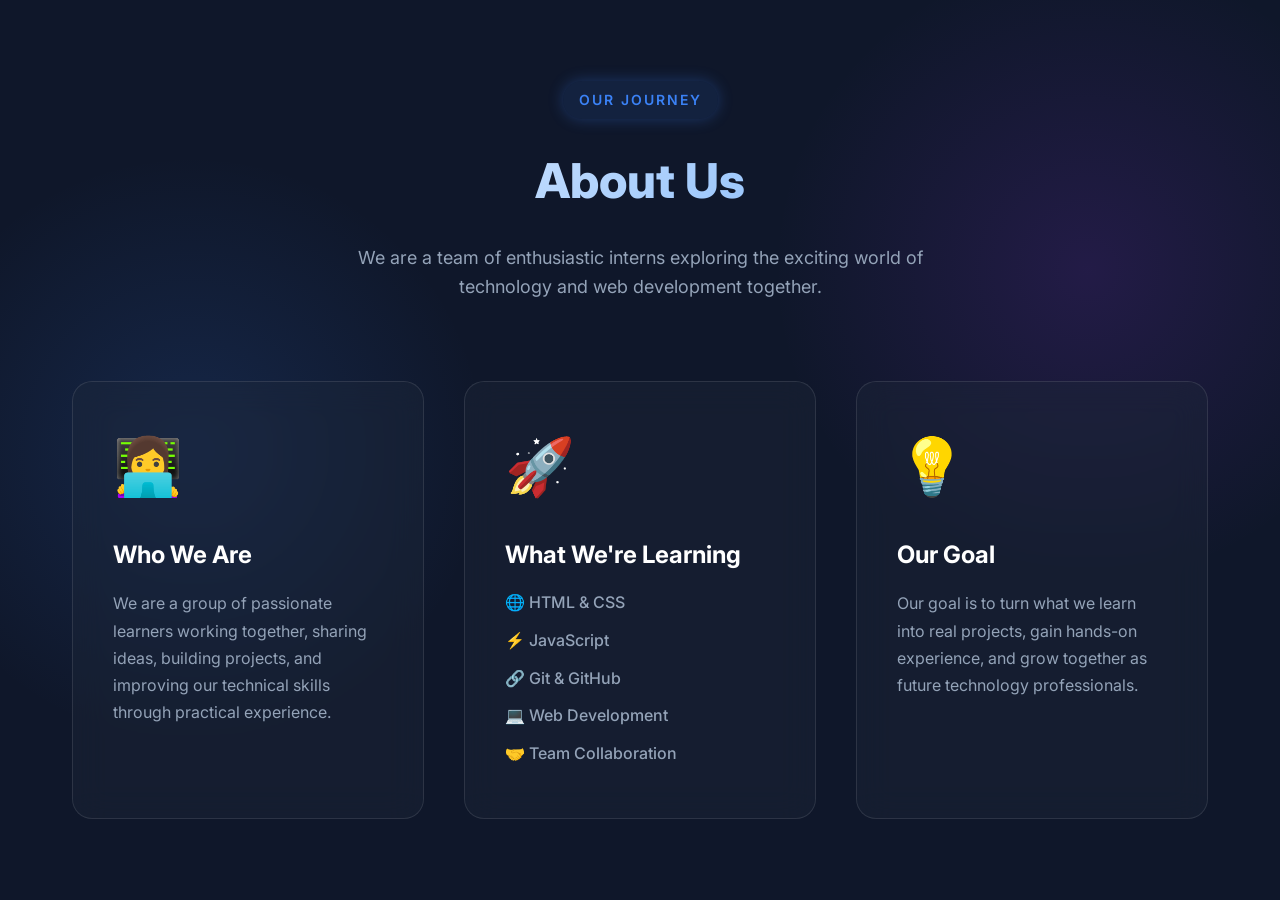
<file: index.html>
<!DOCTYPE html>
<html lang="en">
<head>
    <meta charset="UTF-8">
    <meta name="viewport" content="width=device-width, initial-scale=1.0">
    <title>Intern Team Site</title>
    <link href="https://fonts.googleapis.com/css2?family=Inter:wght@300;400;600;700&display=swap" rel="stylesheet">
    <link rel="stylesheet" href="style.css">
</head>
<body>

<section id="about" class="about-section">

    <div class="about-header">
        <span class="about-tag">OUR JOURNEY</span>
        <h2>About Us</h2>
        <p>
            We are a team of enthusiastic interns exploring the exciting
            world of technology and web development together.
        </p>
    </div>

    <div class="about-content">

        <div class="about-card">
            <div class="card-icon">👩‍💻</div>
            <h3>Who We Are</h3>
            <p>
                We are a group of passionate learners working together,
                sharing ideas, building projects, and improving our
                technical skills through practical experience.
            </p>
        </div>

        <div class="about-card">
            <div class="card-icon">🚀</div>
            <h3>What We're Learning</h3>
            <ul>
                <li>🌐 HTML &amp; CSS</li>
                <li>⚡ JavaScript</li>
                <li>🔗 Git &amp; GitHub</li>
                <li>💻 Web Development</li>
                <li>🤝 Team Collaboration</li>
            </ul>
        </div>

        <div class="about-card">
            <div class="card-icon">💡</div>
            <h3>Our Goal</h3>
            <p>
                Our goal is to turn what we learn into real projects,
                gain hands-on experience, and grow together as future
                technology professionals.
            </p>
        </div>

    </div>

</section>

</body>
</html>
</file>
<file: style.css>
:root {
    --bg-color: #0f172a;
    --card-bg: rgba(30, 41, 59, 0.4);
    --text-primary: #f8fafc;
    --text-secondary: #94a3b8;
    --accent-color: #3b82f6;
    --accent-glow: rgba(59, 130, 246, 0.5);
    --border-color: rgba(255, 255, 255, 0.1);
}

* {
    margin: 0;
    padding: 0;
    box-sizing: border-box;
}

body {
    font-family: 'Inter', sans-serif;
    background-color: var(--bg-color);
    color: var(--text-primary);
    line-height: 1.6;
    min-height: 100vh;
    display: flex;
    justify-content: center;
    align-items: center;
    /* Add a subtle moving background mesh */
    background: radial-gradient(circle at 15% 50%, rgba(59, 130, 246, 0.15), transparent 25%),
                radial-gradient(circle at 85% 30%, rgba(147, 51, 234, 0.15), transparent 25%);
    background-color: var(--bg-color);
    background-size: 100% 100%;
}

/* Fix text selection for transparent gradient text */
::selection {
    background: var(--accent-color);
    color: #fff;
    -webkit-text-fill-color: #fff;
}

/* About Section */
.about-section {
    max-width: 1200px;
    margin: 0 auto;
    padding: 4rem 2rem;
    position: relative;
    z-index: 1;
}

.about-header {
    text-align: center;
    margin-bottom: 5rem;
    animation: fadeInDown 1s ease-out forwards;
}

.about-tag {
    display: inline-block;
    padding: 0.5rem 1rem;
    background: rgba(59, 130, 246, 0.1);
    color: var(--accent-color);
    border-radius: 50px;
    font-size: 0.875rem;
    font-weight: 600;
    letter-spacing: 2px;
    margin-bottom: 1.5rem;
    text-transform: uppercase;
    box-shadow: 0 0 15px rgba(59, 130, 246, 0.3);
    animation: pulseGlow 2s infinite alternate;
}

.about-header h2 {
    font-size: 3rem;
    font-weight: 800;
    margin-bottom: 1.5rem;
    background: linear-gradient(135deg, #ffffff, #60a5fa, #c084fc);
    background-size: 200% auto;
    -webkit-background-clip: text;
    background-clip: text;
    -webkit-text-fill-color: transparent;
    animation: gradientShift 5s ease infinite;
}

.about-header p {
    color: var(--text-secondary);
    max-width: 600px;
    margin: 0 auto;
    font-size: 1.125rem;
}

/* About Content (Cards) */
.about-content {
    display: grid;
    grid-template-columns: repeat(auto-fit, minmax(320px, 1fr));
    gap: 2.5rem;
}

.about-card {
    background: var(--card-bg);
    border: 1px solid var(--border-color);
    border-radius: 20px;
    padding: 2.5rem;
    transition: all 0.4s cubic-bezier(0.175, 0.885, 0.32, 1.275);
    backdrop-filter: blur(16px);
    -webkit-backdrop-filter: blur(16px);
    position: relative;
    overflow: hidden;
    transform: translateY(30px);
    opacity: 0;
    animation: fadeInUp 0.8s ease-out forwards;
}

/* Stagger card animations */
.about-card:nth-child(1) { animation-delay: 0.2s; }
.about-card:nth-child(2) { animation-delay: 0.4s; }
.about-card:nth-child(3) { animation-delay: 0.6s; }

.about-card::before {
    content: '';
    position: absolute;
    top: 0;
    left: 0;
    width: 100%;
    height: 100%;
    background: linear-gradient(135deg, rgba(255,255,255,0.1) 0%, rgba(255,255,255,0) 100%);
    opacity: 0;
    transition: opacity 0.4s ease;
    z-index: -1;
}

.about-card:hover {
    transform: translateY(-10px) scale(1.02);
    box-shadow: 0 20px 40px rgba(0, 0, 0, 0.4), 0 0 20px var(--accent-glow);
    border-color: rgba(96, 165, 250, 0.5);
}

.about-card:hover::before {
    opacity: 1;
}

.card-icon {
    font-size: 3.5rem;
    margin-bottom: 1.5rem;
    display: inline-block;
    transition: transform 0.3s ease;
}

.about-card:hover .card-icon {
    transform: scale(1.2) rotate(-10deg);
    animation: floatIcon 2s ease-in-out infinite alternate;
}

.about-card h3 {
    font-size: 1.5rem;
    margin-bottom: 1rem;
    font-weight: 700;
    color: #fff;
}

.about-card p {
    color: var(--text-secondary);
    line-height: 1.7;
}

.about-card ul {
    list-style: none;
    color: var(--text-secondary);
}

.about-card ul li {
    margin-bottom: 0.75rem;
    display: flex;
    align-items: center;
    gap: 0.75rem;
    font-weight: 500;
    transition: transform 0.2s ease, color 0.2s ease;
}

.about-card ul li:hover {
    transform: translateX(5px);
    color: #fff;
}

/* Animations */
@keyframes fadeInDown {
    from { opacity: 0; transform: translateY(-20px); }
    to { opacity: 1; transform: translateY(0); }
}

@keyframes fadeInUp {
    from { opacity: 0; transform: translateY(30px); }
    to { opacity: 1; transform: translateY(0); }
}

@keyframes pulseGlow {
    from { box-shadow: 0 0 10px rgba(59, 130, 246, 0.2); }
    to { box-shadow: 0 0 20px rgba(59, 130, 246, 0.6); }
}

@keyframes gradientShift {
    0% { background-position: 0% 50%; }
    50% { background-position: 100% 50%; }
    100% { background-position: 0% 50%; }
}

@keyframes floatIcon {
    0% { transform: translateY(0) scale(1.2) rotate(-10deg); }
    100% { transform: translateY(-8px) scale(1.2) rotate(-10deg); }
}

/* Responsive adjustments */
@media (max-width: 768px) {
    .about-header h2 {
        font-size: 2.2rem;
    }
    .about-content {
        grid-template-columns: 1fr;
    }
}
</file>
